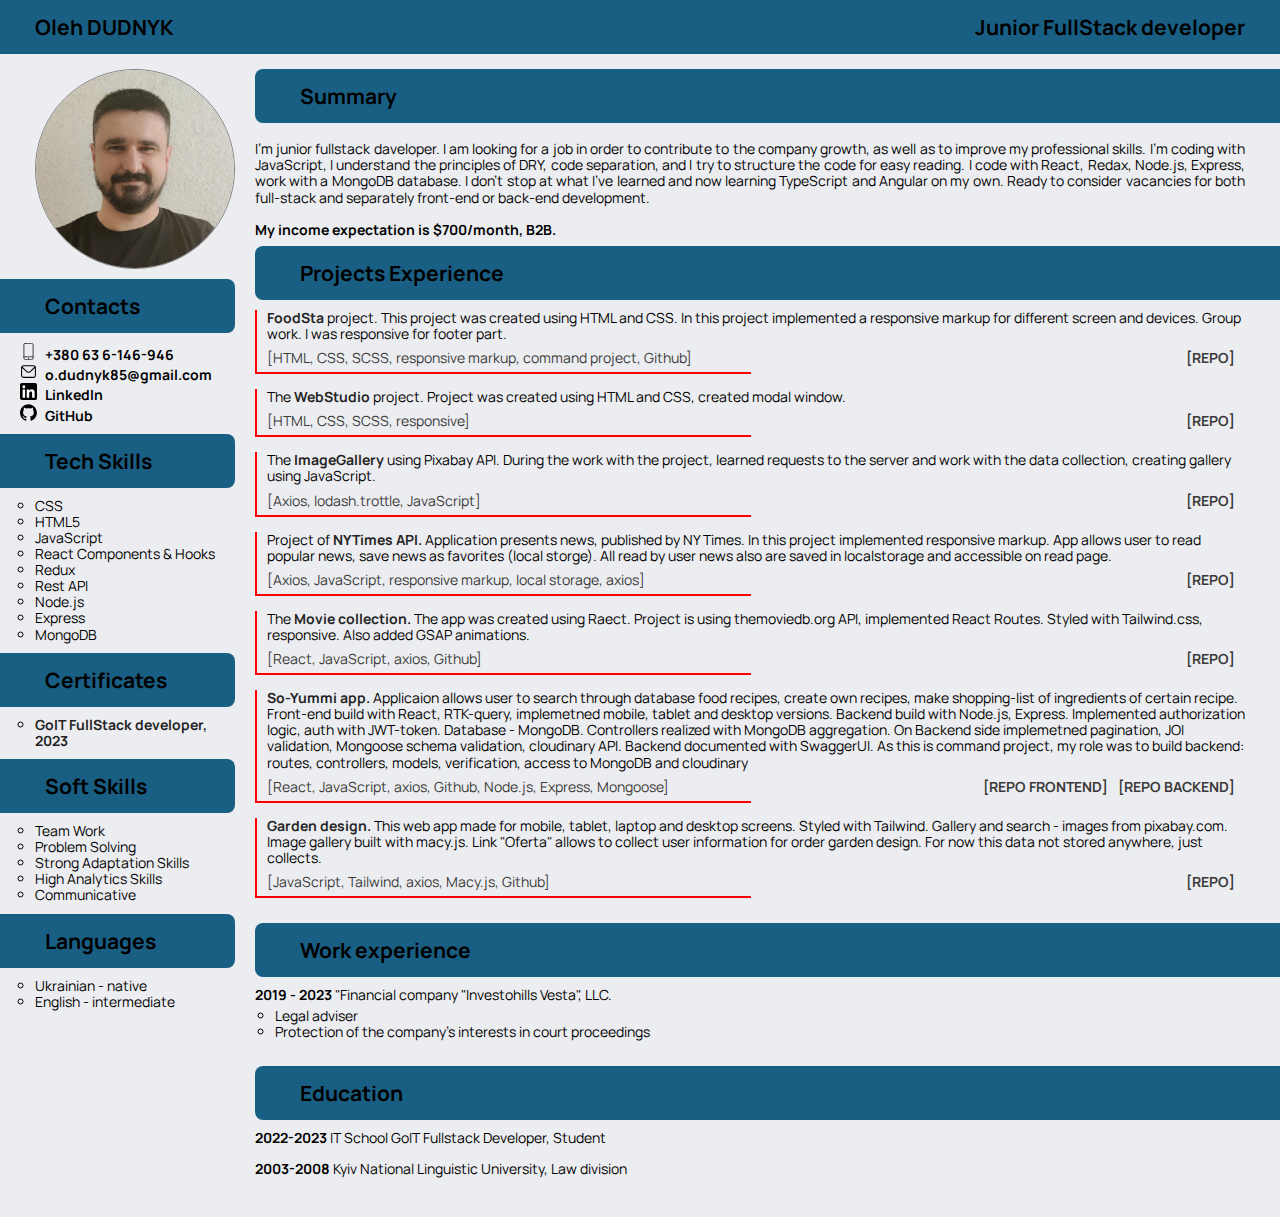
<file: index.html>
<!DOCTYPE html>
<html lang="en">
  <head>
    <meta charset="UTF-8" />
    <meta http-equiv="X-UA-Compatible" content="IE=edge" />
    <meta name="viewport" content="width=device-width, initial-scale=1.0" />
    <link rel="preconnect" href="https://fonts.googleapis.com" />
    <link rel="preconnect" href="https://fonts.gstatic.com" crossorigin />
    <link
      rel="stylesheet"
      href="https://cdnjs.cloudflare.com/ajax/libs/modern-normalize/1.0.0/modern-normalize.min.css"
    />
    <link
      href="https://fonts.googleapis.com/css2?family=Manrope:wght@400;700&display=swap"
      rel="stylesheet"
    />
    <link rel="stylesheet" href="./src/styles/styles.css" />
    <title>Oleh Dudnyk, FullStack developer CV</title>
  </head>
  <body>
    <main>
      <header>
        <h2 class="header_heading">Oleh DUDNYK</h2>
        <h2>Junior FullStack developer</h2>
      </header>
      <div class="container">
        <section class="left_side">
          <div class="profile_photo">
            <img
              class="cv_photo"
              src="./src/images/photo.jpg"
              alt="photo_Dudnyk"
            />
          </div>
          <div class="contacts_section">
            <h2 class="heading">Contacts</h2>
            <ul>
              <li>
                <a class="contact_link" href="tel: +380636146946"
                  ><svg viewBox="0 0 100 100" class="icon">
                    <use
                      href="./src/images/symbol-defs.svg#icon-7442810861529659196"
                    ></use>
                  </svg>
                  +380 63 6-146-946</a
                >
              </li>
              <li>
                <a class="contact_link" href="mailto:o.dudnyk85@gmail.com"
                  ><svg viewBox="0 0 100 100" class="icon">
                    <use
                      href="./src/images/symbol-defs.svg#icon-9645877501606988091"
                    ></use>
                  </svg>
                  o.dudnyk85@gmail.com</a
                >
              </li>
              <li>
                <a
                  class="contact_link"
                  href="https://www.linkedin.com/in/oleh-dudnyk-sod/"
                  ><svg viewBox="0 0 100 100" class="icon">
                    <use
                      href="./src/images/symbol-defs.svg#icon-linkedin"
                    ></use>
                  </svg>
                  LinkedIn</a
                >
              </li>
              <li>
                <a class="contact_link" href="https://github.com/OlehBrov"
                  ><svg viewBox="0 0 100 100" class="icon">
                    <use
                      href="./src/images/symbol-defs.svg#icon-77158061540553610"
                    ></use>
                  </svg>
                  GitHub</a
                >
              </li>
            </ul>
          </div>
          <div class="skills_section">
            <h2 class="heading">Tech Skills</h2>
            <ul class="skills_list">
              <li class="techskills_item">
                <!-- <svg viewBox="0 0 100 100" class="icon">
                  <use
                    href="./src/images/symbol-defs.svg#icon-techskill"
                  ></use></svg> -->
                CSS
              </li>
              <li>HTML5</li>
              <li>JavaScript</li>
              <li>React Components & Hooks</li>
              <li>Redux</li>
              <li>Rest API</li>
              <li>Node.js</li>
              <li>Express</li>
              <li>MongoDB</li>
            </ul>
          </div>
          <div class="skills_section">
            <h2 class="heading">Certificates</h2>
            <ul class="skills_list">
              <li><a href="https://drive.google.com/file/d/13ZS5sccdjla-maFR5YuM8XmnWzSD_Uvm/view?usp=sharing">GoIT FullStack developer, 2023</a></li>
              
            </ul>
          </div>
          <div class="skills_section">
            <h2 class="heading">Soft Skills</h2>
            <ul class="skills_list skills_list_soft">
              <li>Team Work</li>
              <li>Problem Solving</li>
              <li>Strong Adaptation Skills</li>
              <li>High Analytics Skills</li>
              <li>Communicative</li>
            </ul>
          </div>
          <div class="skills_section">
            <h2 class="heading">Languages</h2>
            <ul class="skills_list">
              <li>Ukrainian - native</li>
              <li>English - intermediate</li>
            </ul>
          </div>
          
        </section>
        <section class="right_side">
          <article class="summary">
            <h2 class="right_heading">Summary</h2>
            <p class="summary_text">
              I'm junior fullstack daveloper. I am looking for a job in order to
              contribute to the company growth, as well as to improve my
              professional skills. I'm coding with JavaScript, I understand the
              principles of DRY, code separation, and I try to structure the
              code for easy reading. I code with React, Redax, Node.js, Express,
              work with a MongoDB database. I don't stop at what I've learned
              and now learning TypeScript and Angular on my own. Ready to
              consider vacancies for both full-stack and separately front-end or
              back-end development.
            </p>
            <p class="summary_text" style="font-weight: 700;">My income expectation is $700/month, B2B.</p>
          </article>
          <article class="projects_experience">
            <h2 class="right_heading">Projects Experience</h2>
            <ul class="project_list list">
              <li class="project_item">
                <p>
                  <a href="https://a-pinchuk.github.io/group_project_html_css/"
                    >FoodSta</a
                  >
                  project. This project was created using HTML and CSS. In this
                  project implemented a responsive markup for different screen
                  and devices. Group work. I was responsive for footer part.
                </p>
                <div class="technics">
                  <p class="project_tech">
                    [HTML, CSS, SCSS, responsive markup, command project,
                    Github]
                  </p>
                  <a
                    class="repo_link"
                    href="https://github.com/a-pinchuk/group_project_html_css"
                    >[REPO]</a
                  >
                </div>
              </li>
              <li class="project_item">
                <p>
                  The
                  <a
                    href="https://olehbrov.github.io/goit-markup-hw-08/index.html"
                    >WebStudio</a
                  >
                  project. Project was created using HTML and CSS, created modal
                  window.
                </p>
                <div class="technics">
                  <p class="project_tech">[HTML, CSS, SCSS, responsive]</p>
                  <a
                    class="repo_link"
                    href="https://github.com/OlehBrov/goit-markup-hw-08"
                    >[REPO]</a
                  >
                </div>
              </li>
              <li class="project_item">
                <p>
                  The
                  <a
                    href="https://olehbrov.github.io/goit-react-hw-03-image-finder/"
                    >ImageGallery</a
                  >
                  using Pixabay API. During the work with the project, learned
                  requests to the server and work with the data collection,
                  creating gallery using JavaScript.
                </p>
                <div class="technics">
                  <p class="project_tech">
                    [Axios, lodash.trottle, JavaScript]
                  </p>
                  <a
                    class="repo_link"
                    href="https://github.com/OlehBrov/goit-react-hw-03-image-finder"
                    >[REPO]</a
                  >
                </div>
              </li>
              <li class="project_item">
                <p>
                  Project of
                  <a href="https://olehbrov.github.io/nyt-news/"
                    >NYTimes API.</a
                  >
                  Application presents news, published by NY Times. In this
                  project implemented responsive markup. App allows user to read
                  popular news, save news as favorites (local storge). All read
                  by user news also are saved in localstorage and accessible on
                  read page.
                </p>
                <div class="technics">
                  <p class="project_tech">
                    [Axios, JavaScript, responsive markup, local storage, axios]
                  </p>
                  <a
                    class="repo_link"
                    href="https://github.com/OlehBrov/nyt-news"
                    >[REPO]</a
                  >
                </div>
              </li>
              <li class="project_item">
                <p>
                  The
                  <a href="https://olehbrov.github.io/goit-react-hw-05-movies"
                    >Movie collection.</a
                  >
                  The app was created using Raect. Project is using
                  themoviedb.org API, implemented React Routes.
                  Styled with Tailwind.css, responsive. Also added GSAP animations.
                </p>
                <div class="technics">
                  <p class="project_tech">[React, JavaScript, axios, Github]</p>
                  <a
                    class="repo_link"
                    href="https://github.com/OlehBrov/goit-react-hw-05-movies"
                    >[REPO]</a
                  >
                </div>
              </li>
              <li class="project_item">
                <p>
                  <a
                    href="https://nezalonov-serhii.github.io/so-yummy-frontend/"
                    >So-Yummi app.</a
                  >
                  Applicaion allows user to search through database food
                  recipes, create own recipes, make shopping-list of ingredients
                  of certain recipe. Front-end build with React, RTK-query,
                  implemetned mobile, tablet and desktop versions. Backend build
                  with Node.js, Express. Implemented authorization logic, auth
                  with JWT-token. Database - MongoDB. Controllers realized with
                  MongoDB aggregation. On Backend side implemetned pagination,
                  JOI validation, Mongoose schema validation, cloudinary API.
                  Backend documented with SwaggerUI. As this is command project,
                  my role was to build backend: routes, controllers, models,
                  verification, access to MongoDB and cloudinary
                </p>
                <div class="technics">
                  <p class="project_tech">
                    [React, JavaScript, axios, Github, Node.js, Express,
                    Mongoose]
                  </p>
                  <a
                    class="repo_link"
                    href="https://github.com/OlehBrov/so-yummy-frontend"
                    >[REPO FRONTEND]</a
                  >
                  <a
                    class="repo_link"
                    href="https://github.com/OlehBrov/so-yummy-backend"
                    >[REPO BACKEND]</a
                  >
                </div>
              </li>
              <li class="project_item">
                <p>
                  <a
                    href="https://olehbrov.github.io/design/"
                    >Garden design.</a
                  >
                  This web app made for mobile, tablet, laptop and desktop screens. Styled with Tailwind. 
                  Gallery and search - images from pixabay.com. Image gallery built with macy.js. Link "Oferta" allows to collect user information for order garden design. For now this data not stored anywhere, just collects.
                </p>
                <div class="technics">
                  <p class="project_tech">
                    [JavaScript, Tailwind, axios, Macy.js, Github]
                  </p>
                  <a
                    class="repo_link"
                    href="https://github.com/OlehBrov/design"
                    >[REPO]</a
                  >

                </div>
              </li>
            </ul>
          </article>
          <article class="work_experience">
            <h2 class="right_heading">Work experience</h2>
            <ul class="job_list list">
              <li>
                <span class="dates_period">2019 - 2023</span> "Financial company
                "Investohills Vesta", LLC.
                <ul class="skills_list profession">
                  <li>Legal adviser</li>
                  <li>
                    Protection of the company's interests in court proceedings
                  </li>
                </ul>
              </li>
            </ul>
          </article>
          <article class="education">
            <h2 class="right_heading">Education</h2>
            <ul class="education_list list">
              <li>
                <span class="dates_period">2022-2023</span> IT School GoIT
                Fullstack Developer, Student
              </li>
              <li>
                <span class="dates_period">2003-2008</span> Kyiv National
                Linguistic University, Law division
              </li>
            </ul>
          </article>
        </section>
      </div>
    </main>
  </body>
</html>
</file>
<file: src/styles/styles.css>
body {
  font-family: "Manrope", sans-serif;
  font-size: 14px;

  background-color: #ecedf0;
}
h1,
h2,
h3,
h4,
p {
  margin: 0;
  padding: 0;
}
ul {
  list-style: none;
  margin: 0;
  padding: 0;
}
a {
  font-weight: 700;
  color: rgb(36, 36, 36);
  text-decoration: none;
}
.repo_link {
  text-decoration: none;
  color: rgb(59, 58, 58);
  margin-right: 10px;
  
}
.contact_link {
  text-decoration: none;
  color: inherit;
  margin-left: -15px;
}
header {
  display: flex;
  justify-content: space-between;
  align-items: baseline;
  padding: 15px 35px;
  align-items: end;
  background: #195e83;
}
.header_heading {
  margin: 0;
  padding: 0;
}
h4 {
  font-size: 24px;
}
.container {
  padding: 15px 35px;
  display: flex;
}

.left_side {
  width: 45%;
}
.right_side {
  margin-left: 20px;
}

.cv_photo {
  display: block;
  width: 100%;
  overflow: hidden;
}
.skills_section,
.contacts_section {
  margin-bottom: 10px;
}
.profile_photo {
  width: 200px;
  height: 200px;
  overflow: hidden;
  border-radius: 50%;
  border: 1px solid grey;
  /* box-shadow: 10px 10px 34px -11px rgba(0, 0, 0, 0.75); */
  margin-bottom: 10px;
}
.heading {
  /* box-shadow: 10px 10px 34px -11px #195e83(0, 0, 0, 0.75); */
  border-radius: 0px 8px 8px 0px;
  background-color: #195e83;
  margin-left: -35px;
  padding: 15px 45px;
  margin-bottom: 10px;
}
.right_heading {
  position: relative;

  /* box-shadow: 10px 10px 34px -11px rgba(0, 0, 0, 0.75); */

  border-radius: 8px 0px 0px 8px;
  background-color: #195e83;
  margin-right: -35px;
  padding: 15px 45px;
  margin-bottom: 10px;
}

.summary_text {
  padding: 8px 0px;
  text-align: justify;
}

svg {
  display: inline-block;
  width: 17px;
  fill: black;
  margin-right: 5px;
}

.list {
  display: flex;
  flex-direction: column;
  gap: 15px;
  margin-bottom: 25px;
}

.project_item {
  position: relative;
  display: flex;
  flex-direction: column;
  border-left: 2px solid red;
  position: relative;
  padding-left: 10px;
}
.project_item::after {
  position: absolute;
  content: "";
  left: 0;
  bottom: 0;
  /* height: 3px; */
  width: 50%;
  border-bottom: 2px solid red;
}
.project_tech {
  margin-top: 8px;
  color: rgb(59, 58, 58);
  margin-bottom: 8px;
  margin-right: auto;
}

.technics {
  display: flex;
  align-items: baseline;
  justify-content: space-between;
}
.skills_list_soft,
.skills_list {
  list-style: circle;
}

.dates_period {
  font-weight: 700;
}

.profession {
  margin-left: 20px;
  margin-top: 5px;
}
</file>
